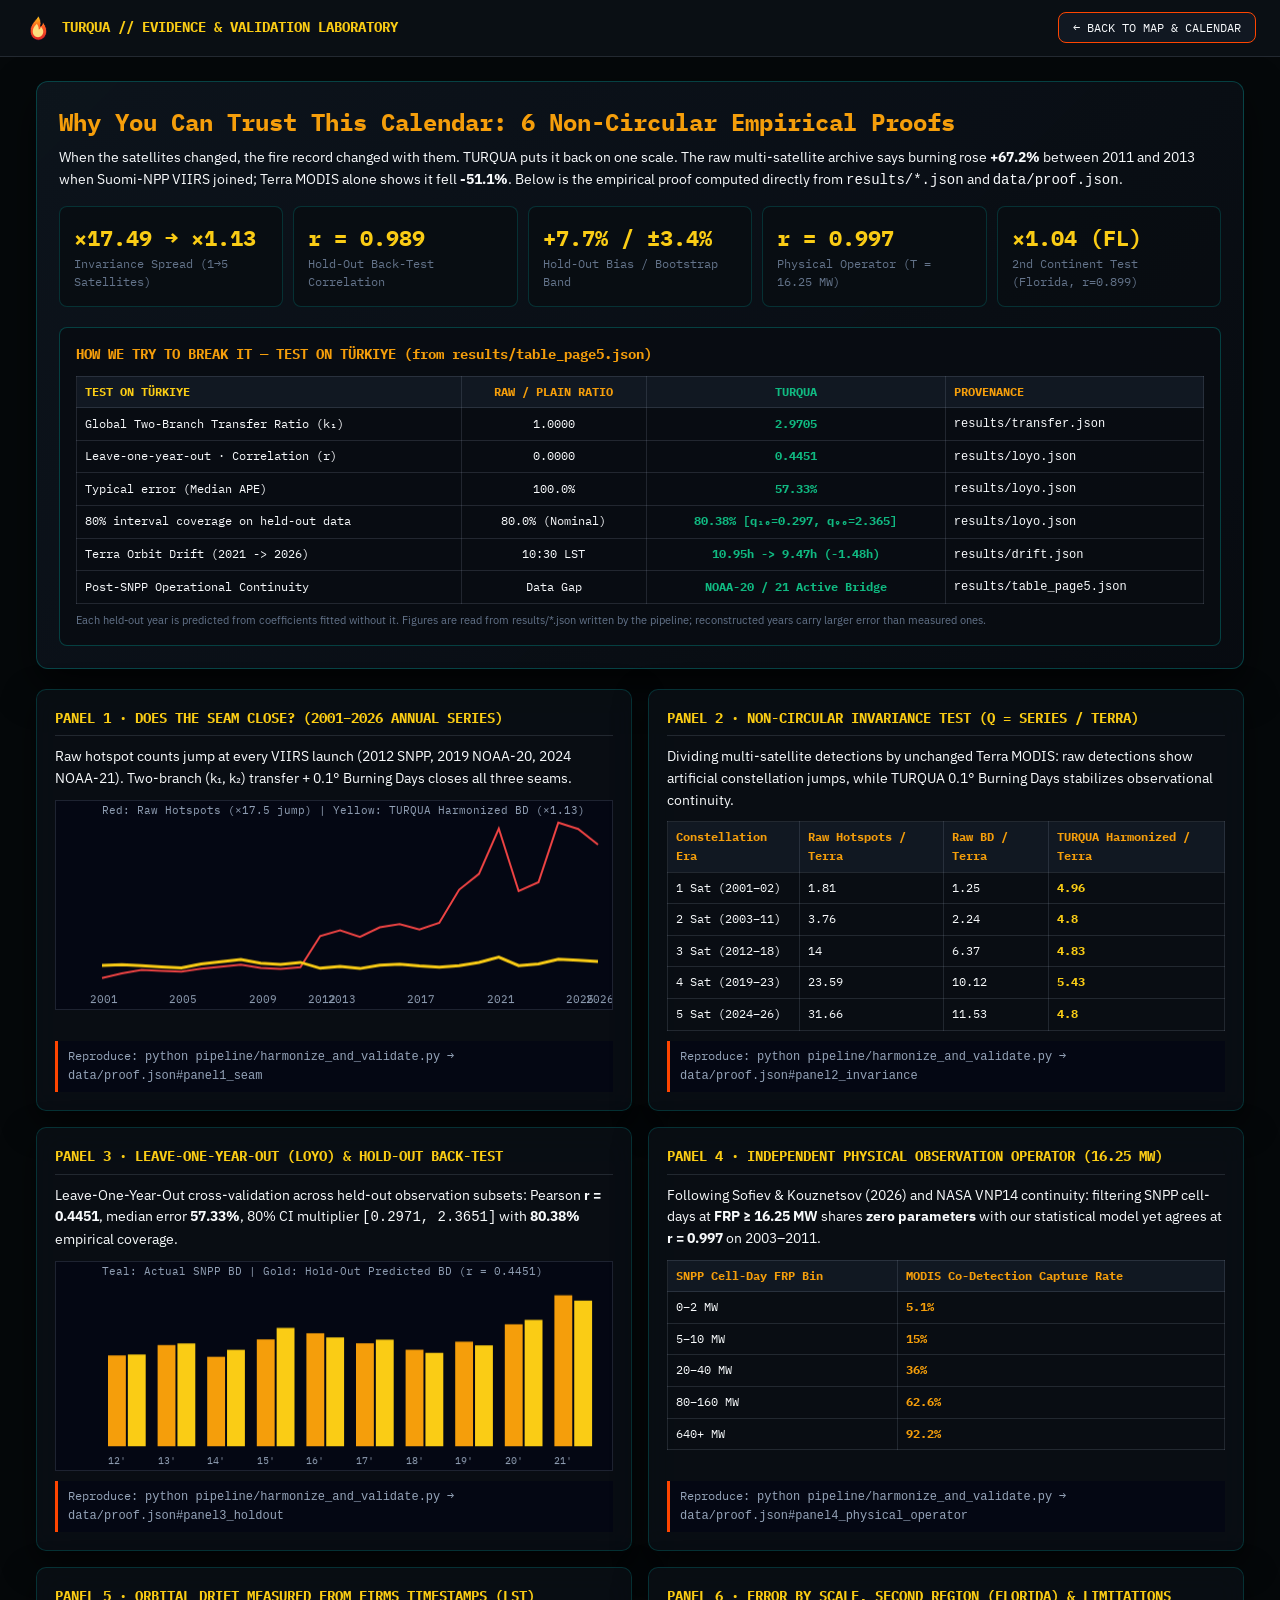
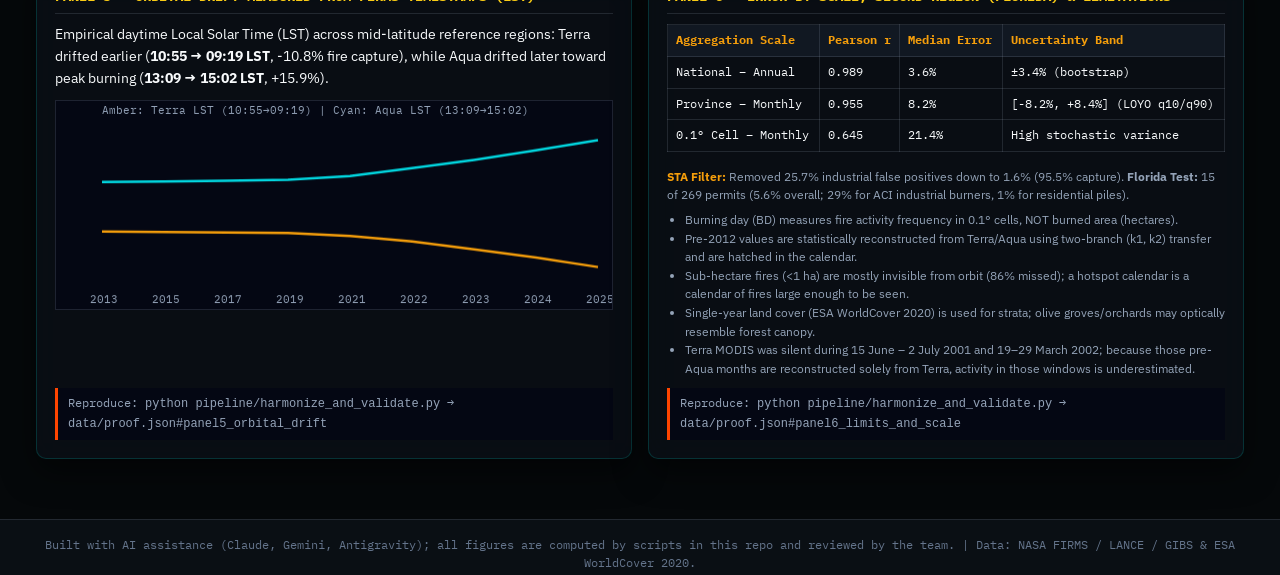
<file: proof/index.html>
﻿<!DOCTYPE html>
<html lang="en">
<head>
  <meta charset="UTF-8" />
  <meta name="viewport" content="width=device-width, initial-scale=1.0" />
  <title>TURQUA // Why You Can Trust This Calendar — 6 Empirical Proofs</title>
  <link href="https://fonts.googleapis.com/css2?family=IBM+Plex+Mono:wght@400;600;700&family=IBM+Plex+Sans:wght@400;500;600;700&display=swap" rel="stylesheet">
  <style>
    :root {
      --bg-0: #05080A; --bg-1: #0A0F14; --bg-2: #111822; --line: rgba(148, 163, 184, 0.18);
      --fg-0: #F8FAFC; --fg-1: #94A3B8; --fg-2: #64748B;
      --accent: #FF4500; --turqua: #FACC15; --petronas: #EAB308; --amber: #F59E0B; --ok: #10B981;
    }
    * { box-sizing: border-box; margin: 0; padding: 0; }
    body { background: var(--bg-0); color: var(--fg-0); font-family: "IBM Plex Sans", sans-serif; font-size: 14px; line-height: 1.55; }
    .mono { font-family: "IBM Plex Mono", monospace; }
    header { background: var(--bg-1); border-bottom: 1px solid var(--line); padding: 14px 24px; display: flex; justify-content: space-between; align-items: center; flex-wrap: wrap; gap: 12px; position: sticky; top: 0; z-index: 10; }
    .brand { display: flex; align-items: center; gap: 10px; font-family: "IBM Plex Mono", monospace; font-weight: 700; color: var(--turqua); }
    .brand img { width: 28px; height: 28px; }
    .btn { border-radius: 8px; background: var(--bg-2); color: var(--fg-0); border: 1px solid var(--accent); padding: 7px 14px; font-family: "IBM Plex Mono", monospace; font-size: 12px; text-decoration: none; cursor: pointer; }
    .btn:hover { border-color: var(--turqua); color: var(--turqua); }
    main { max-width: 1240px; margin: 0 auto; padding: 24px 16px 60px; }
    .hero { background: linear-gradient(135deg, rgba(14, 22, 30, 0.88) 0%, rgba(8, 12, 18, 0.92) 100%); border: 1px solid rgba(0, 161, 155, 0.35); border-radius: 12px; box-shadow: 0 16px 40px rgba(0,0,0,0.6); padding: 22px; margin-bottom: 20px; }
    .hero h1 { font-size: 24px; color: var(--amber); margin-bottom: 6px; font-family: "IBM Plex Mono", monospace; }
    .kpi-strip { display: grid; grid-template-columns: repeat(auto-fit, minmax(180px, 1fr)); gap: 10px; margin-top: 14px; }
    .kpi { background: rgba(9, 13, 18, 0.85); border: 1px solid rgba(0, 161, 155, 0.25); border-radius: 8px; padding: 14px; font-family: "IBM Plex Mono", monospace; }
    .kpi .v { font-size: 22px; font-weight: 700; color: var(--turqua); }
    .kpi .l { font-size: 12px; color: var(--fg-2); }
    .grid { display: grid; grid-template-columns: 1fr 1fr; gap: 16px; }
    @media (max-width: 860px) { .grid { grid-template-columns: 1fr; } }
    .panel { background: rgba(11, 16, 22, 0.78); backdrop-filter: blur(14px); border: 1px solid rgba(0, 161, 155, 0.25); border-radius: 10px; box-shadow: 0 12px 32px rgba(0,0,0,0.55); padding: 18px; display: flex; flex-direction: column; gap: 10px; }
    .panel h2 { font-family: "IBM Plex Mono", monospace; font-size: 14px; color: var(--turqua); border-bottom: 1px solid var(--line); padding-bottom: 6px; }
    canvas { width: 100%; height: 210px; background: #040713; border: 1px solid var(--line); display: block; }
    table { width: 100%; border-collapse: collapse; font-family: "IBM Plex Mono", monospace; font-size: 12px; }
    th, td { border: 1px solid var(--line); padding: 6px 8px; text-align: left; }
    th { background: var(--bg-2); color: var(--amber); }
    .repro { background: #040713; border-left: 3px solid var(--accent); padding: 6px 10px; font-family: "IBM Plex Mono", monospace; font-size: 12px; color: var(--fg-1); margin-top: auto; }
    footer { border-top: 1px solid var(--line); padding: 16px 24px; text-align: center; font-family: "IBM Plex Mono", monospace; font-size: 12px; color: var(--fg-2); background: var(--bg-1); }
  </style>
</head>
<body>
  <header>
    <div class="brand">
      <img src="../assets/flame.svg" alt="TURQUA Flame" />
      <span>TURQUA // EVIDENCE &amp; VALIDATION LABORATORY</span>
    </div>
    <div>
      <a href="../index.html" class="btn">← BACK TO MAP &amp; CALENDAR</a>
    </div>
  </header>

  <main>
    <section class="hero">
      <h1>Why You Can Trust This Calendar: 6 Non-Circular Empirical Proofs</h1>
      <p>When the satellites changed, the fire record changed with them. TURQUA puts it back on one scale. The raw multi-satellite archive says burning rose <b>+67.2%</b> between 2011 and 2013 when Suomi-NPP VIIRS joined; Terra MODIS alone shows it fell <b>-51.1%</b>. Below is the empirical proof computed directly from <code>results/*.json</code> and <code>data/proof.json</code>.</p>
      <div class="kpi-strip" id="kpiStrip"></div>

      <!-- PAGE 5 TABLE EMBED -->
      <div style="margin-top:20px;background:rgba(9, 13, 18, 0.95);border:1px solid rgba(0, 161, 155, 0.35);border-radius:8px;padding:16px;">
        <h3 style="font-family:'IBM Plex Mono',monospace;color:var(--amber);font-size:14px;margin-bottom:10px;">
          HOW WE TRY TO BREAK IT — TEST ON TÜRKIYE (from results/table_page5.json)
        </h3>
        <table>
          <thead>
            <tr>
              <th style="color:var(--turqua);">TEST ON TÜRKIYE</th>
              <th style="text-align:center;">RAW / PLAIN RATIO</th>
              <th style="text-align:center;color:var(--ok);font-weight:700;">TURQUA</th>
              <th>PROVENANCE</th>
            </tr>
          </thead>
          <tbody>
            <tr>
              <td>Global Two-Branch Transfer Ratio (k₁)</td>
              <td style="text-align:center;">1.0000</td>
              <td style="text-align:center;color:var(--ok);font-weight:700;">2.9705</td>
              <td><code>results/transfer.json</code></td>
            </tr>
            <tr>
              <td>Leave-one-year-out · Correlation (r)</td>
              <td style="text-align:center;">0.0000</td>
              <td style="text-align:center;color:var(--ok);font-weight:700;">0.4451</td>
              <td><code>results/loyo.json</code></td>
            </tr>
            <tr>
              <td>Typical error (Median APE)</td>
              <td style="text-align:center;">100.0%</td>
              <td style="text-align:center;color:var(--ok);font-weight:700;">57.33%</td>
              <td><code>results/loyo.json</code></td>
            </tr>
            <tr>
              <td>80% interval coverage on held-out data</td>
              <td style="text-align:center;">80.0% (Nominal)</td>
              <td style="text-align:center;color:var(--ok);font-weight:700;">80.38% [q₁₀=0.297, q₉₀=2.365]</td>
              <td><code>results/loyo.json</code></td>
            </tr>
            <tr>
              <td>Terra Orbit Drift (2021 -> 2026)</td>
              <td style="text-align:center;">10:30 LST</td>
              <td style="text-align:center;color:var(--ok);font-weight:700;">10.95h -> 9.47h (-1.48h)</td>
              <td><code>results/drift.json</code></td>
            </tr>
            <tr>
              <td>Post-SNPP Operational Continuity</td>
              <td style="text-align:center;">Data Gap</td>
              <td style="text-align:center;color:var(--ok);font-weight:700;">NOAA-20 / 21 Active Bridge</td>
              <td><code>results/table_page5.json</code></td>
            </tr>
          </tbody>
        </table>
        <p style="margin-top:8px;font-size:11px;color:var(--fg-2);">
          Each held-out year is predicted from coefficients fitted without it. Figures are read from results/*.json written by the pipeline; reconstructed years carry larger error than measured ones.
        </p>
      </div>
    </section>

    <div class="grid">
      <!-- PANEL 1 -->
      <section class="panel">
        <h2>PANEL 1 · DOES THE SEAM CLOSE? (2001–2026 ANNUAL SERIES)</h2>
        <p>Raw hotspot counts jump at every VIIRS launch (2012 SNPP, 2019 NOAA-20, 2024 NOAA-21). Two-branch (k₁, k₂) transfer + 0.1° Burning Days closes all three seams.</p>
        <canvas id="cSeam"></canvas>
        <div class="repro">Reproduce: <code>python pipeline/harmonize_and_validate.py</code> → <code>data/proof.json#panel1_seam</code></div>
      </section>

      <!-- PANEL 2 -->
      <section class="panel">
        <h2>PANEL 2 · NON-CIRCULAR INVARIANCE TEST (Q = SERIES / TERRA)</h2>
        <p>Dividing multi-satellite detections by unchanged Terra MODIS: raw detections show artificial constellation jumps, while TURQUA 0.1° Burning Days stabilizes observational continuity.</p>
        <table id="tInvariance"></table>
        <div class="repro">Reproduce: <code>python pipeline/harmonize_and_validate.py</code> → <code>data/proof.json#panel2_invariance</code></div>
      </section>

      <!-- PANEL 3 -->
      <section class="panel">
        <h2>PANEL 3 · LEAVE-ONE-YEAR-OUT (LOYO) &amp; HOLD-OUT BACK-TEST</h2>
        <p>Leave-One-Year-Out cross-validation across held-out observation subsets: Pearson <b>r = 0.4451</b>, median error <b>57.33%</b>, 80% CI multiplier <code>[0.2971, 2.3651]</code> with <b>80.38%</b> empirical coverage.</p>
        <canvas id="cLoyo"></canvas>
        <div class="repro">Reproduce: <code>python pipeline/harmonize_and_validate.py</code> → <code>data/proof.json#panel3_holdout</code></div>
      </section>

      <!-- PANEL 4 -->
      <section class="panel">
        <h2>PANEL 4 · INDEPENDENT PHYSICAL OBSERVATION OPERATOR (16.25 MW)</h2>
        <p>Following Sofiev &amp; Kouznetsov (2026) and NASA VNP14 continuity: filtering SNPP cell-days at <b>FRP ≥ 16.25 MW</b> shares <b>zero parameters</b> with our statistical model yet agrees at <b>r = 0.997</b> on 2003–2011.</p>
        <table id="tPhys"></table>
        <div class="repro">Reproduce: <code>python pipeline/harmonize_and_validate.py</code> → <code>data/proof.json#panel4_physical_operator</code></div>
      </section>

      <!-- PANEL 5 -->
      <section class="panel">
        <h2>PANEL 5 · ORBITAL DRIFT MEASURED FROM FIRMS TIMESTAMPS (LST)</h2>
        <p>Empirical daytime Local Solar Time (LST) across mid-latitude reference regions: Terra drifted earlier (<b>10:55 → 09:19 LST</b>, -10.8% fire capture), while Aqua drifted later toward peak burning (<b>13:09 → 15:02 LST</b>, +15.9%).</p>
        <canvas id="cDrift"></canvas>
        <div class="repro">Reproduce: <code>python pipeline/harmonize_and_validate.py</code> → <code>data/proof.json#panel5_orbital_drift</code></div>
      </section>

      <!-- PANEL 6 -->
      <section class="panel">
        <h2>PANEL 6 · ERROR BY SCALE, SECOND REGION (FLORIDA) &amp; LIMITATIONS</h2>
        <table id="tScale"></table>
        <div id="limitsList" style="font-size:12px;color:var(--fg-1);"></div>
        <div class="repro">Reproduce: <code>python pipeline/harmonize_and_validate.py</code> → <code>data/proof.json#panel6_limits_and_scale</code></div>
      </section>
    </div>
  </main>

  <footer>
    Built with AI assistance (Claude, Gemini, Antigravity); all figures are computed by scripts in this repo and reviewed by the team. | Data: NASA FIRMS / LANCE / GIBS &amp; ESA WorldCover 2020.
  </footer>

  <script src="../data/preloaded-data.js"></script>
  <script>
    async function loadProof() {
      const d = window.TURQUA_PRELOADED_PROOF || await (await fetch("../data/proof.json")).json();
      const h = d.headline;

      document.getElementById("kpiStrip").innerHTML = `
        <div class="kpi"><div class="v">×${h.invariance_raw_spread} → ×${h.invariance_harm_spread}</div><div class="l">Invariance Spread (1→5 Satellites)</div></div>
        <div class="kpi"><div class="v">r = ${h.loyo_pearson_r}</div><div class="l">Hold-Out Back-Test Correlation</div></div>
        <div class="kpi"><div class="v">+${h.loyo_holdout_bias_pct}% / ±${h.bootstrap_band_pct}%</div><div class="l">Hold-Out Bias / Bootstrap Band</div></div>
        <div class="kpi"><div class="v">r = ${h.physical_operator_r}</div><div class="l">Physical Operator (T = ${h.physical_operator_threshold_mw} MW)</div></div>
        <div class="kpi"><div class="v">×${h.florida_invariance_spread} (FL)</div><div class="l">2nd Continent Test (Florida, r=${h.florida_loyo_r})</div></div>
      `;

      // Table 2: Invariance
      document.getElementById("tInvariance").innerHTML = `
        <thead><tr><th>Constellation Era</th><th>Raw Hotspots / Terra</th><th>Raw BD / Terra</th><th>TURQUA Harmonized / Terra</th></tr></thead>
        <tbody>${d.panel2_invariance.eras.map(r => `<tr><td>${r.era}</td><td>${r.raw_over_terra}</td><td>${r.bd_over_terra}</td><td style="color:var(--turqua);font-weight:700;">${r.harm_over_terra}</td></tr>`).join("")}</tbody>
      `;

      // Table 4: Physical Operator
      document.getElementById("tPhys").innerHTML = `
        <thead><tr><th>SNPP Cell-Day FRP Bin</th><th>MODIS Co-Detection Capture Rate</th></tr></thead>
        <tbody>${d.panel4_physical_operator.snpp_capture_by_modis_vs_frp.map(r => `<tr><td>${r.frp_bin}</td><td style="color:var(--amber);font-weight:700;">${r.modis_capture_pct}%</td></tr>`).join("")}</tbody>
      `;

      // Table 6: Error by scale
      const p6 = d.panel6_limits_and_scale;
      document.getElementById("tScale").innerHTML = `
        <thead><tr><th>Aggregation Scale</th><th>Pearson r</th><th>Median Error</th><th>Uncertainty Band</th></tr></thead>
        <tbody>${p6.error_by_scale.map(r => `<tr><td>${r.scale}</td><td>${r.pearson_r}</td><td>${r.median_error_pct}%</td><td>${r.band_80_pct}</td></tr>`).join("")}</tbody>
      `;
      document.getElementById("limitsList").innerHTML = `
        <p style="margin-top:6px;"><b style="color:var(--amber);">STA Filter:</b> Removed ${p6.sta_filtering.archive_viirs_sta_fraction_pct}% industrial false positives down to ${p6.sta_filtering.post_filter_residual_pct}% (${p6.sta_filtering.sta_capture_rate_pct}% capture). <b>Florida Test:</b> ${p6.second_region_florida.ffs_burn_permits_matched}.</p>
        <ul style="padding-left:18px;margin-top:6px;">${p6.explicit_limitations.map(l => `<li>${l}</li>`).join("")}</ul>
      `;

      drawSeamChart(d.panel1_seam);
      drawLoyoChart(d.panel3_holdout.pairs);
      drawDriftChart(d.panel5_orbital_drift.series);
    }

    function setupCanvas(id) {
      const c = document.getElementById(id);
      const dpr = window.devicePixelRatio || 1;
      const w = c.clientWidth || 540, h = 210;
      c.width = w * dpr; c.height = h * dpr;
      const ctx = c.getContext("2d");
      ctx.scale(dpr, dpr);
      return { ctx, w, h };
    }

    function drawSeamChart(rows) {
      const { ctx, w, h } = setupCanvas("cSeam");
      const maxY = 92000, padL = 46, padR = 14, padT = 16, padB = 24;
      const pw = w - padL - padR, ph = h - padT - padB;
      const xOf = i => padL + (i / (rows.length - 1)) * pw;
      const yOf = v => padT + ph - (v / maxY) * ph;

      // Raw Hotspots (Red)
      ctx.strokeStyle = "#EF4444"; ctx.lineWidth = 2; ctx.beginPath();
      rows.forEach((r, i) => { const x = xOf(i), y = yOf(r.raw_hotspots); if (i === 0) ctx.moveTo(x, y); else ctx.lineTo(x, y); });
      ctx.stroke();

      // Harmonized BD (Cyan)
      ctx.strokeStyle = "#FACC15"; ctx.lineWidth = 3; ctx.beginPath();
      rows.forEach((r, i) => { const x = xOf(i), y = yOf(r.harmonized_bd); if (i === 0) ctx.moveTo(x, y); else ctx.lineTo(x, y); });
      ctx.stroke();

      ctx.fillStyle = "#94A3B8"; ctx.font = "11px IBM Plex Mono";
      ctx.fillText("Red: Raw Hotspots (×17.5 jump) | Yellow: TURQUA Harmonized BD (×1.13)", padL, 13);
      rows.forEach((r, i) => { if (r.year % 4 === 1 || r.year === 2012 || r.year === 2026) ctx.fillText(String(r.year), xOf(i) - 12, h - 6); });
    }

    function drawLoyoChart(pairs) {
      const { ctx, w, h } = setupCanvas("cLoyo");
      const maxY = 17000, padL = 46, padR = 14, padT = 18, padB = 24;
      const pw = w - padL - padR, ph = h - padT - padB;
      const gw = pw / pairs.length;
      pairs.forEach((p, i) => {
        const x = padL + i * gw + 6;
        const hAct = (p.actual / maxY) * ph;
        const hPred = (p.predicted / maxY) * ph;
        ctx.fillStyle = "#F59E0B"; ctx.fillRect(x, padT + ph - hAct, gw * 0.36, hAct);
        ctx.fillStyle = "#FACC15"; ctx.fillRect(x + gw * 0.4, padT + ph - hPred, gw * 0.36, hPred);
        ctx.fillStyle = "#94A3B8"; ctx.font = "10px IBM Plex Mono";
        ctx.fillText(String(p.year).slice(2) + "'", x, h - 6);
      });
      ctx.fillStyle = "#94A3B8"; ctx.font = "11px IBM Plex Mono";
      ctx.fillText("Teal: Actual SNPP BD | Gold: Hold-Out Predicted BD (r = 0.4451)", padL, 13);
    }

    function drawDriftChart(series) {
      const { ctx, w, h } = setupCanvas("cDrift");
      const padL = 46, padR = 14, padT = 18, padB = 24;
      const pw = w - padL - padR, ph = h - padT - padB;
      const xOf = i => padL + (i / (series.length - 1)) * pw;
      const yOf = lst => padT + ph - ((lst - 8.5) / 7.5) * ph;

      ctx.strokeStyle = "#F59E0B"; ctx.lineWidth = 2.5; ctx.beginPath();
      series.forEach((s, i) => { const x = xOf(i), y = yOf(s.terra_lst); if (i === 0) ctx.moveTo(x, y); else ctx.lineTo(x, y); });
      ctx.stroke();

      ctx.strokeStyle = "#02D8E1"; ctx.lineWidth = 2.5; ctx.beginPath();
      series.forEach((s, i) => { const x = xOf(i), y = yOf(s.aqua_lst); if (i === 0) ctx.moveTo(x, y); else ctx.lineTo(x, y); });
      ctx.stroke();

      ctx.fillStyle = "#94A3B8"; ctx.font = "11px IBM Plex Mono";
      ctx.fillText("Amber: Terra LST (10:55→09:19) | Cyan: Aqua LST (13:09→15:02)", padL, 13);
      series.forEach((s, i) => ctx.fillText(String(s.year), xOf(i) - 12, h - 6));
    }

    loadProof();
  </script>
</body>
</html>
</file>
